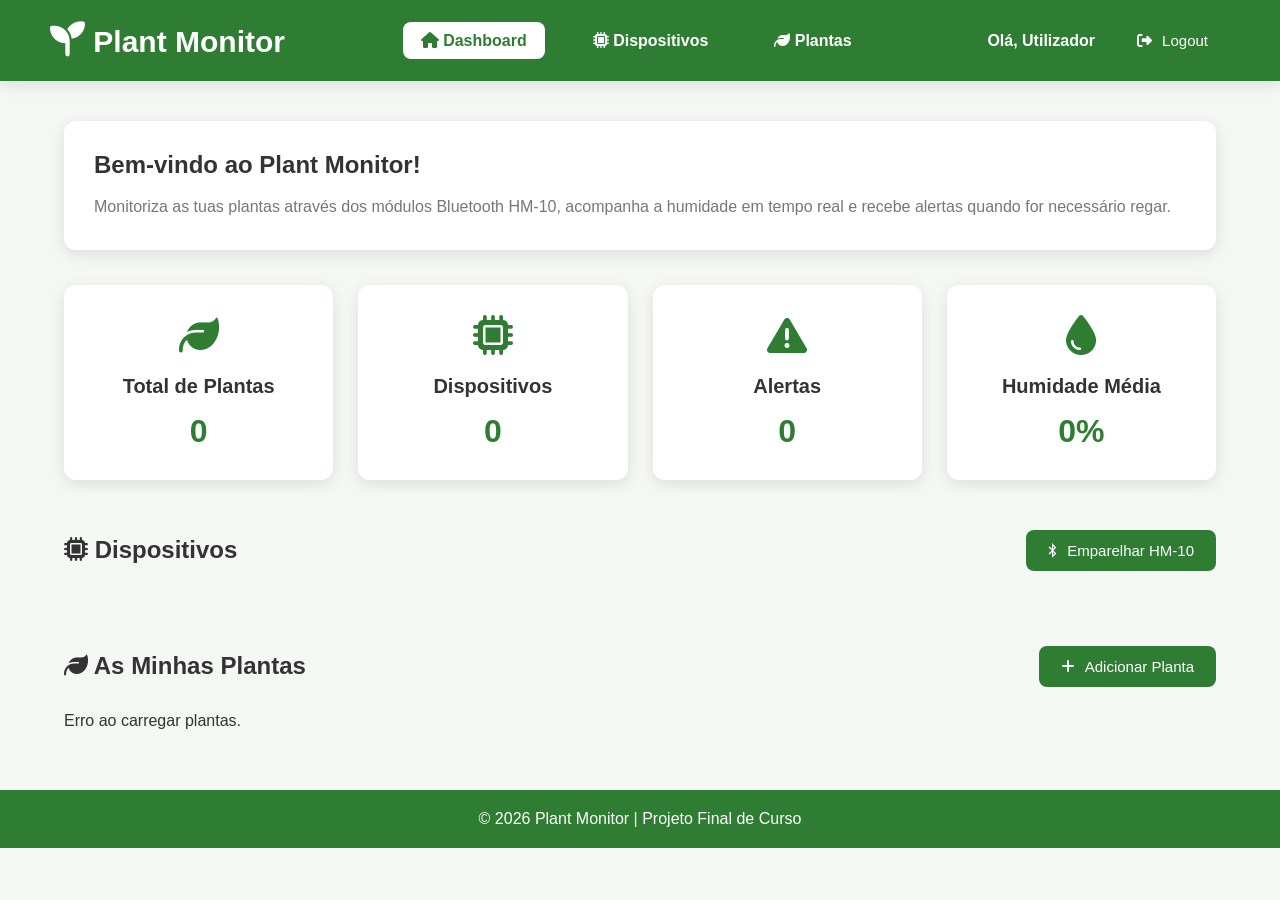
<file: PlantMonitor_final/index.html>
<!DOCTYPE html>
<html lang="pt-PT">

<head>

    <meta charset="UTF-8">

    <meta name="viewport" content="width=device-width, initial-scale=1.0">

    <title>Plant Monitor</title>

    <link rel="stylesheet" href="css/style.css">

    <link rel="stylesheet"
        href="https://cdnjs.cloudflare.com/ajax/libs/font-awesome/6.7.2/css/all.min.css">

</head>

<body>

<header>

    <div class="logo">

        <h1>

            <i class="fa-solid fa-seedling"></i>

            Plant Monitor

        </h1>

    </div>

    <nav>

        <ul>

            <li>
                <a href="#dashboardView" class="nav-link active" data-view="dashboardView">
                    <i class="fa-solid fa-house"></i>
                    Dashboard
                </a>
            </li>

            <li>
                <a href="#devicesView" class="nav-link" data-view="devicesView">
                    <i class="fa-solid fa-microchip"></i>
                    Dispositivos
                </a>
            </li>

            <li>
                <a href="#plantsView" class="nav-link" data-view="plantsView">
                    <i class="fa-solid fa-leaf"></i>
                    Plantas
                </a>
            </li>

        </ul>

    </nav>

    <div class="user-area">

        <span id="username">

            Olá, Utilizador

        </span>

        <button id="logoutBtn">

            <i class="fa-solid fa-right-from-bracket"></i>

            Logout

        </button>

    </div>

</header>

<main>

<!-- ============================================================ -->
<!-- VIEW: DASHBOARD                                               -->
<!-- ============================================================ -->
<section class="view" id="dashboardView">

<section class="welcome">

    <h2>

        Bem-vindo ao Plant Monitor!

    </h2>

    <p>

        Monitoriza as tuas plantas através dos módulos Bluetooth HM-10,
        acompanha a humidade em tempo real e recebe alertas quando for
        necessário regar.

    </p>

</section>

<section class="dashboard-cards">

    <div class="card">

        <i class="fa-solid fa-leaf"></i>

        <h3>Total de Plantas</h3>

        <p id="totalPlants">0</p>

    </div>

    <div class="card">

        <i class="fa-solid fa-microchip"></i>

        <h3>Dispositivos</h3>

        <p id="totalDevices">0</p>

    </div>

    <div class="card">

        <i class="fa-solid fa-triangle-exclamation"></i>

        <h3>Alertas</h3>

        <p id="alerts">0</p>

    </div>

    <div class="card">

        <i class="fa-solid fa-droplet"></i>

        <h3>Humidade Média</h3>

        <p id="averageHumidity">0%</p>

    </div>

</section>

<section class="devices-section">

    <div class="section-title">

        <h2>

            <i class="fa-solid fa-microchip"></i>

            Dispositivos

        </h2>

        <button id="pairDeviceBtn">

            <i class="fa-brands fa-bluetooth-b"></i>

            Emparelhar HM-10

        </button>

    </div>

    <div id="deviceContainer">

        <!-- Os dispositivos serão carregados pelo JavaScript -->

    </div>

</section>

<section class="plants-section">

    <div class="section-title">

        <h2>

            <i class="fa-solid fa-leaf"></i>

            As Minhas Plantas

        </h2>

        <button id="addPlantBtn">

            <i class="fa-solid fa-plus"></i>

            Adicionar Planta

        </button>

    </div>

    <div id="plantsContainer">

        <!-- As plantas serão carregadas automaticamente pelo JavaScript -->

    </div>

</section>

</section>
<!-- FIM: DASHBOARD -->


<!-- ============================================================ -->
<!-- VIEW: DISPOSITIVOS                                            -->
<!-- ============================================================ -->
<section class="view" id="devicesView" hidden>

    <section class="page-title">

        <h2>
            <i class="fa-solid fa-microchip"></i>
            Gestão de Dispositivos
        </h2>

        <p>
            Emparelha módulos Bluetooth HM-10 e gere os dispositivos associados.
        </p>

    </section>

    <section class="device-actions">

        <button id="pairBluetooth">
            <i class="fa-brands fa-bluetooth-b"></i>
            Emparelhar HM-10
        </button>

        <button id="refreshDevices">
            <i class="fa-solid fa-rotate"></i>
            Atualizar Lista
        </button>

    </section>

    <section class="connection-status">

        <h3>Estado da Ligação</h3>

        <p>
            Bluetooth:
            <span id="bluetoothStatus">
                Não ligado
            </span>
        </p>

    </section>

    <section class="devices-list">

        <h2>Os Meus Dispositivos</h2>

        <div id="deviceContainerPage">

            <!--
                Os dispositivos serão adicionados automaticamente
                pelo bluetooth.js.
            -->

        </div>

    </section>

</section>
<!-- FIM: DISPOSITIVOS -->


<!-- ============================================================ -->
<!-- VIEW: PLANTAS                                                 -->
<!-- ============================================================ -->
<section class="view" id="plantsView" hidden>

    <section class="page-title">

        <h2>
            <i class="fa-solid fa-leaf"></i>
            Gestão das Plantas
        </h2>

        <p>
            Adiciona, consulta e acompanha as plantas associadas aos módulos HM-10.
        </p>

    </section>

    <section class="plant-actions">

        <button id="addPlantBtnPage">
            <i class="fa-solid fa-plus"></i>
            Adicionar Planta
        </button>

        <button id="refreshPlants">
            <i class="fa-solid fa-rotate"></i>
            Atualizar Dados
        </button>

    </section>

    <section class="plants-list">

        <h2>As Minhas Plantas</h2>

        <div id="plantsContainerPage">

            <!-- As plantas serão criadas automaticamente pelo JavaScript -->

        </div>

    </section>

</section>
<!-- FIM: PLANTAS -->

</main>

<!-- ========================= -->
<!-- Modal Adicionar Planta -->
<!-- ========================= -->

<div class="modal" id="plantModal">

    <div class="modal-content">

        <span class="close">&times;</span>

        <h2>Adicionar Nova Planta</h2>

        <form id="plantForm">

            <label for="plantName">

                Nome da Planta

            </label>

            <input
                type="text"
                id="plantName"
                placeholder="Ex.: Orquídea da Sala"
                required>

            <label for="plantType">

                Tipo de Planta

            </label>

            <select id="plantType" required>

                <option value="">Selecionar...</option>

                <option>Cacto</option>
                <option>Aloe Vera</option>
                <option>Orquídea</option>
                <option>Tomate</option>
                <option>Hortelã</option>
                <option>Manjericão</option>
                <option>Roseira</option>
                <option>Suculenta</option>
                <option>Outra</option>

            </select>

            <label for="deviceSelect">

                Dispositivo HM-10

            </label>

            <select id="deviceSelect">

                <option value="">Nenhum dispositivo disponível</option>

            </select>

            <button type="submit">

                Guardar Planta

            </button>

        </form>

    </div>

</div>

<!-- ========================= -->
<!-- Modal Editar Planta -->
<!-- ========================= -->

<div class="modal" id="editPlantModal">

    <div class="modal-content">

        <span class="close">&times;</span>

        <h2>Editar Planta</h2>

        <form id="editPlantForm">

            <label for="editPlantName">Nome</label>

            <input
                type="text"
                id="editPlantName">

            <label for="editPlantType">Tipo</label>

            <select id="editPlantType">

                <option>Cacto</option>
                <option>Aloe Vera</option>
                <option>Orquídea</option>
                <option>Tomate</option>
                <option>Manjericão</option>
                <option>Hortelã</option>
                <option>Roseira</option>
                <option>Suculenta</option>
                <option>Outra</option>

            </select>

            <label for="editDevice">Dispositivo HM-10</label>

            <select id="editDevice">

                <option value="">Nenhum dispositivo disponível</option>

            </select>

            <button type="submit">
                Guardar Alterações
            </button>

        </form>

    </div>

</div>

<!-- ========================= -->
<!-- Modal Bluetooth (emparelhar - versão dashboard) -->
<!-- ========================= -->

<div class="modal" id="deviceModal">

    <div class="modal-content">

        <span class="close">&times;</span>

        <h2>Emparelhar HM-10</h2>

        <p>

            Liga o módulo HM-10 e clica no botão abaixo para iniciar o emparelhamento Bluetooth BLE.

        </p>

        <button id="connectBluetooth">

            <i class="fa-brands fa-bluetooth-b"></i>

            Procurar HM-10

        </button>

        <br><br>

        <p>

            Estado da ligação:

            <strong id="connectionStatus">

                Não ligado

            </strong>

        </p>

    </div>

</div>

<!-- ========================= -->
<!-- Modal Bluetooth (emparelhar - versão página Dispositivos) -->
<!-- ========================= -->

<div class="modal" id="pairModal">

    <div class="modal-content">

        <span class="close">&times;</span>

        <h2>Emparelhar HM-10</h2>

        <p>
            Liga o módulo HM-10 e certifica-te de que está disponível
            para emparelhamento Bluetooth BLE.
        </p>

        <button id="searchBluetooth">
            <i class="fa-brands fa-bluetooth-b"></i>
            Procurar HM-10
        </button>

        <br><br>

        <label for="deviceName">
            Nome do Dispositivo
        </label>

        <input
            type="text"
            id="deviceName"
            placeholder="Ex.: Sensor da Sala">

        <button id="saveDevice">
            Guardar Dispositivo
        </button>

    </div>

</div>

<!-- ========================= -->
<!-- Modal Detalhes da Planta -->
<!-- ========================= -->

<div class="modal" id="detailsModal">

    <div class="modal-content">

        <span class="close">&times;</span>

        <h2>Detalhes da Planta</h2>

        <div id="plantDetails">

            <p><strong>Nome:</strong></p>
            <p><strong>Tipo:</strong></p>
            <p><strong>Dispositivo:</strong></p>
            <p><strong>Humidade Atual:</strong></p>
            <p><strong>Humidade Ideal:</strong></p>
            <p><strong>Estado:</strong></p>
            <p><strong>Última Atualização:</strong></p>

        </div>

    </div>

</div>

<!-- ========================= -->
<!-- Modal Detalhes do Dispositivo -->
<!-- ========================= -->

<div class="modal" id="deviceDetailsModal">

    <div class="modal-content">

        <span class="close">&times;</span>

        <h2>Informações do Dispositivo</h2>

        <div id="deviceDetails">

            <p><strong>Nome:</strong></p>

            <p><strong>Endereço Bluetooth:</strong></p>

            <p><strong>Estado:</strong></p>

            <p><strong>Data de Associação:</strong></p>

            <p><strong>Número de Plantas:</strong></p>

        </div>

    </div>

</div>

<footer>

    <p>

        © 2026 Plant Monitor | Projeto Final de Curso

    </p>

</footer>

<!-- ========================= -->
<!-- Navegação entre secções (dashboard / dispositivos / plantas) -->
<!-- Isto substitui a navegação por páginas separadas, para que o -->
<!-- Bluetooth (device.gatt) se mantenha ligado ao mudar de secção. -->
<!-- ========================= -->
<script>
    document.querySelectorAll('.nav-link').forEach(function (link) {
        link.addEventListener('click', function (e) {
            e.preventDefault();

            document.querySelectorAll('.nav-link').forEach(function (l) {
                l.classList.remove('active');
            });
            link.classList.add('active');

            var targetId = link.getAttribute('data-view');

            document.querySelectorAll('main .view').forEach(function (view) {
                view.hidden = (view.id !== targetId);
            });
        });
    });
</script>

<script src="js/app.js"></script>

</body>

</html>
</file>
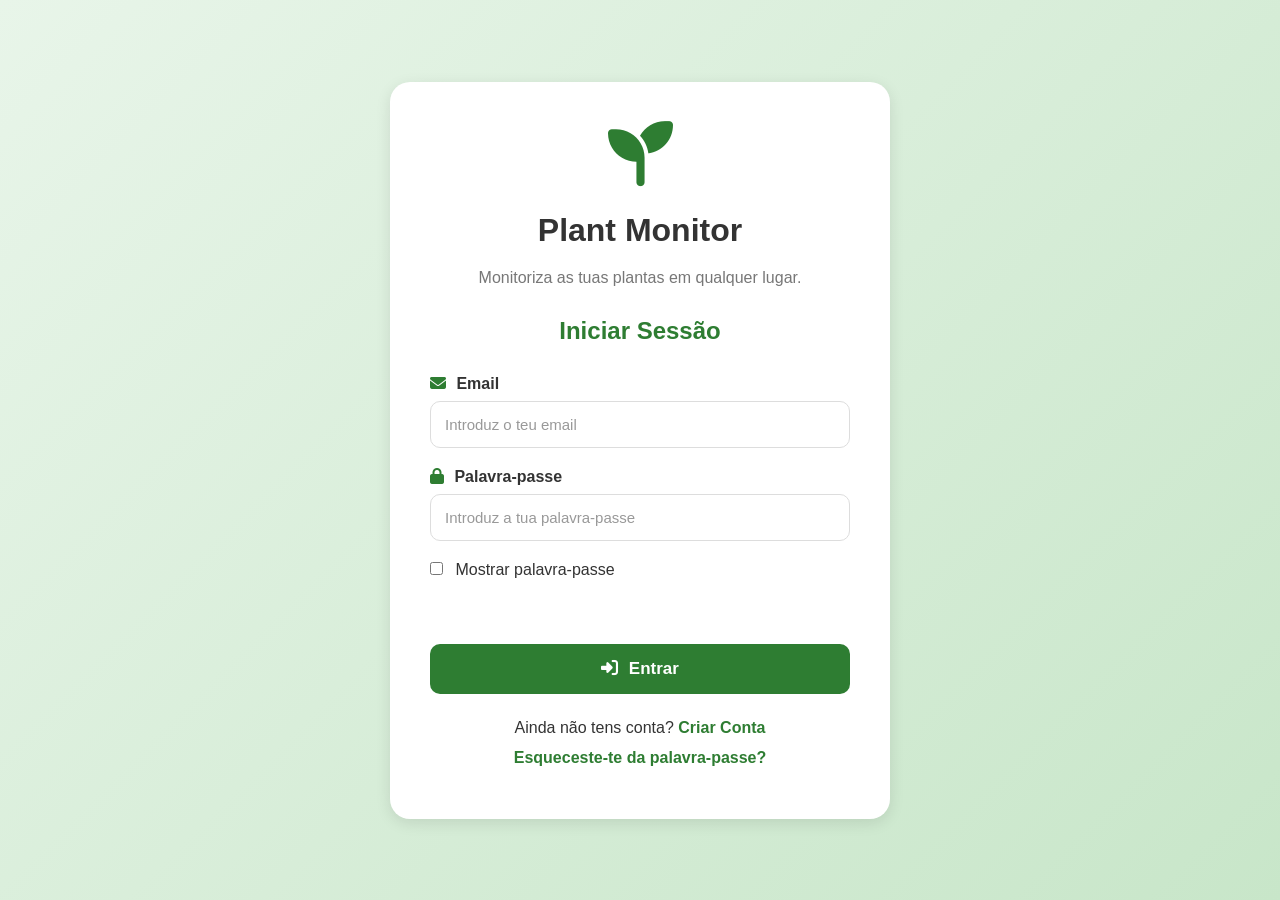
<file: PlantMonitor_final/login.html>
<!DOCTYPE html>
<html lang="pt-PT">

<head>

    <meta charset="UTF-8">

    <meta name="viewport" content="width=device-width, initial-scale=1.0">

    <title>Login | Plant Monitor</title>

    <!-- Folha de estilos -->
    <link rel="stylesheet" href="css/style.css">

    <!-- Biblioteca de ícones -->
    <link rel="stylesheet"
        href="https://cdnjs.cloudflare.com/ajax/libs/font-awesome/6.7.2/css/all.min.css">

</head>

<body>

    <!-- Container principal -->

    <div class="login-container">

        <!-- Caixa do formulário -->

        <div class="login-box">

            <!-- Logótipo da aplicação -->

            <div class="logo">

                <i class="fa-solid fa-seedling"></i>

                <h1>Plant Monitor</h1>

                <p>
                    Monitoriza as tuas plantas em qualquer lugar.
                </p>

            </div>

            <!-- Formulário de Login -->

            <form id="loginForm" action="php/login.php" method="POST">

                <h2>Iniciar Sessão</h2>

                <!-- Campo de email -->

                <div class="input-group">

                    <label for="email">

                        <i class="fa-solid fa-envelope"></i>

                        Email

                    </label>

                    <input
                        type="email"
                        id="email"
                        name="email"
                        placeholder="Introduz o teu email"
                        required>

                </div>

                <!-- Campo da palavra-passe -->

                <div class="input-group">

                    <label for="password">

                        <i class="fa-solid fa-lock"></i>

                        Palavra-passe

                    </label>

                    <input
                        type="password"
                        id="password"
                        name="password"
                        placeholder="Introduz a tua palavra-passe"
                        required>

                </div>

                <!-- Mostrar password -->

                <div class="options">

                    <label>

                        <input type="checkbox" id="showPassword">

                        Mostrar palavra-passe

                    </label>

                </div>

                <!-- Mensagens de erro -->
                <!-- O JavaScript pode alterar este texto -->

                <p id="loginMessage"></p>

                <!-- Botão de login -->

                <button type="submit" id="loginBtn">

                    <i class="fa-solid fa-right-to-bracket"></i>

                    Entrar

                </button>

            </form>

            <!-- Links adicionais -->

            <div class="extra-links">

                <p>

                    Ainda não tens conta?

                    <a href="register.html">

                        Criar Conta

                    </a>

                </p>

                <p>

                    <a href="#">

                        Esqueceste-te da palavra-passe?

                    </a>

                </p>

            </div>

        </div>

    </div>

    <!-- JavaScript da página -->

    <script src="js/login.js"></script>

</body>

</html>
</file>
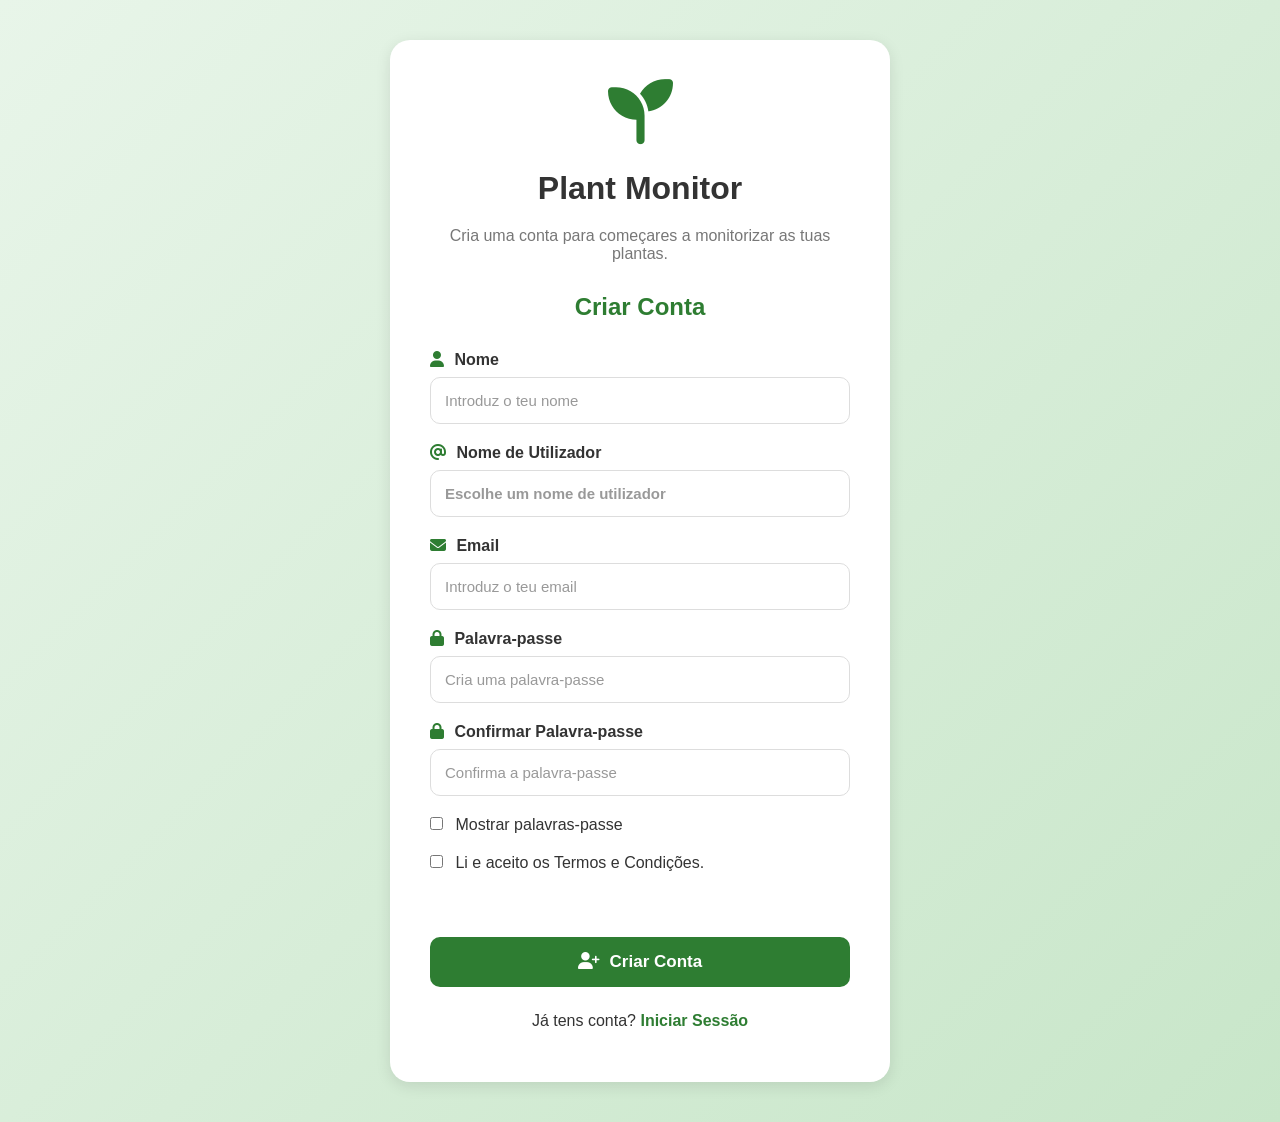
<file: PlantMonitor_final/register.html>
<!DOCTYPE html>
<html lang="pt-PT">

<head>

    <meta charset="UTF-8">

    <meta name="viewport" content="width=device-width, initial-scale=1.0">

    <title>Registo | Plant Monitor</title>

    <!-- Folha de estilos -->

    <link rel="stylesheet" href="css/style.css">

    <!-- Biblioteca de ícones -->

    <link rel="stylesheet"
        href="https://cdnjs.cloudflare.com/ajax/libs/font-awesome/6.7.2/css/all.min.css">

</head>

<body>

    <!-- Container principal -->

    <div class="register-container">

        <!-- Caixa do formulário -->

        <div class="register-box">

            <!-- Nome da aplicação -->

            <div class="logo">

                <i class="fa-solid fa-seedling"></i>

                <h1>Plant Monitor</h1>

                <p>

                    Cria uma conta para começares a monitorizar as tuas plantas.

                </p>

            </div>

            <!-- Formulário de registo -->

            <form id="registerForm" action="php/register.php" method="POST">

                <h2>Criar Conta</h2>

                <!-- Nome -->

                <div class="input-group">

                    <label for="name">

                        <i class="fa-solid fa-user"></i>

                        Nome

                    </label>

                    <input
                        type="text"
                        id="name"
                        name="name"
                        placeholder="Introduz o teu nome"
                        required>

                </div>

                <!-- Username -->

                <div class="input-group">

                    <label for="username">

                        <i class="fa-solid fa-at"></i>

                        Nome de Utilizador

                    </label>

                    <input
                        type="text"
                        id="username"
                        name="username"
                        placeholder="Escolhe um nome de utilizador"
                        required>

                </div>

                <!-- Email -->

                <div class="input-group">

                    <label for="email">

                        <i class="fa-solid fa-envelope"></i>

                        Email

                    </label>

                    <input
                        type="email"
                        id="email"
                        name="email"
                        placeholder="Introduz o teu email"
                        required>

                </div>

                <!-- Palavra-passe -->

                <div class="input-group">

                    <label for="password">

                        <i class="fa-solid fa-lock"></i>

                        Palavra-passe

                    </label>

                    <input
                        type="password"
                        id="password"
                        name="password"
                        placeholder="Cria uma palavra-passe"
                        required>

                </div>

                <!-- Confirmar palavra-passe -->

                <div class="input-group">

                    <label for="confirmPassword">

                        <i class="fa-solid fa-lock"></i>

                        Confirmar Palavra-passe

                    </label>

                    <input
                        type="password"
                        id="confirmPassword"
                        name="confirmPassword"
                        placeholder="Confirma a palavra-passe"
                        required>

                </div>

                <!-- Mostrar password -->

                <div class="options">

                    <label>

                        <input type="checkbox" id="showPasswords">

                        Mostrar palavras-passe

                    </label>

                </div>

                <!-- Aceitar termos -->

                <div class="terms">

                    <label>

                        <input
                            type="checkbox"
                            id="terms"
                            required>

                        Li e aceito os Termos e Condições.

                    </label>

                </div>

                <!-- Mensagem para erros ou sucesso -->

                <p id="registerMessage"></p>

                <!-- Botão -->

                <button type="submit" id="registerBtn">

                    <i class="fa-solid fa-user-plus"></i>

                    Criar Conta

                </button>

            </form>

            <!-- Ligação para o login -->

            <div class="extra-links">

                <p>

                    Já tens conta?

                    <a href="login.html">

                        Iniciar Sessão

                    </a>

                </p>

            </div>

        </div>

    </div>

    <!-- JavaScript -->

    <script src="js/register.js"></script>

</body>

</html>
</file>
<file: PlantMonitor_final/css/style.css>
/* ================================================= */
/*                     RESET CSS                      */
/* ================================================= */

*{
    margin: 0;
    padding: 0;
    box-sizing: border-box;
}

/* ================================================= */
/*               CORES DA APLICAÇÃO                  */
/* ================================================= */

:root{

    --primary-color: #2E7D32;
    --primary-hover: #1B5E20;

    --secondary-color: #4CAF50;

    --background-color: #F5F7F5;

    --white: #FFFFFF;

    --text-color: #333333;

    --light-text: #777777;

    --border-color: #DDDDDD;

    --success: #43A047;

    --warning: #FB8C00;

    --danger: #E53935;

    --shadow: 0px 4px 15px rgba(0,0,0,0.1);

    --radius: 12px;

}

/* ================================================= */
/*                    BODY                           */
/* ================================================= */

body{

    font-family: Arial, Helvetica, sans-serif;

    background: var(--background-color);

    color: var(--text-color);

    min-height: 100vh;

}

/* ================================================= */
/*                    LINKS                          */
/* ================================================= */

a{

    text-decoration: none;

    color: inherit;

}

ul{

    list-style: none;

}

/* ================================================= */
/*                  CABEÇALHO                        */
/* ================================================= */

header{

    width:100%;

    background: var(--primary-color);

    color:white;

    display:flex;

    justify-content:space-between;

    align-items:center;

    padding:20px 50px;

    box-shadow:var(--shadow);

}

/* Logo */

.logo{

    display:flex;

    align-items:center;

    gap:10px;

}

.logo h1{

    font-size:30px;

}

.logo i{

    font-size:35px;

}

/* ================================================= */
/*                    MENU                           */
/* ================================================= */

nav ul{

    display:flex;

    gap:30px;

}

nav ul li a{

    padding:10px 18px;

    border-radius:8px;

    transition:0.3s;

    font-weight:bold;

}

nav ul li a:hover{

    background:rgba(255,255,255,0.2);

}

.active{

    background:white;

    color:var(--primary-color);

}

/* ================================================= */
/*             ÁREA DO UTILIZADOR                    */
/* ================================================= */

.user-area{

    display:flex;

    align-items:center;

    gap:20px;

}

#username{

    font-weight:bold;

}

/* ================================================= */
/*                  BOTÕES                           */
/* ================================================= */

button{

    background:var(--primary-color);

    color:white;

    border:none;

    padding:12px 22px;

    border-radius:8px;

    cursor:pointer;

    font-size:15px;

    transition:0.3s;

}

button:hover{

    background:var(--primary-hover);

    transform:translateY(-2px);

}

button i{

    margin-right:6px;

}

/* ================================================= */
/*                CONTEÚDO PRINCIPAL                 */
/* ================================================= */

main{

    width:90%;

    margin:40px auto;

}

/* ================================================= */
/*               TÍTULOS DAS PÁGINAS                 */
/* ================================================= */

.page-title{

    margin-bottom:40px;

}

.page-title h2{

    font-size:34px;

    margin-bottom:10px;

}

.page-title p{

    color:var(--light-text);

}

/* ================================================= */
/*                BOAS-VINDAS                        */
/* ================================================= */

.welcome{

    background:white;

    padding:30px;

    border-radius:var(--radius);

    box-shadow:var(--shadow);

    margin-bottom:35px;

}

.welcome h2{

    margin-bottom:15px;

}

.welcome p{

    color:var(--light-text);

    line-height:1.6;

}

/* ================================================= */
/*              BOTÕES DAS SECÇÕES                   */
/* ================================================= */

.device-actions,

.plant-actions,

.section-title{

    display:flex;

    justify-content:space-between;

    align-items:center;

    margin-bottom:25px;

}

/* ================================================= */
/*                 FOOTER                            */
/* ================================================= */

footer{

    background:var(--primary-color);

    color:white;

    text-align:center;

    padding:20px;

    margin-top:60px;

}

/* ================================================= */
/*             PEQUENAS ANIMAÇÕES                    */
/* ================================================= */

button,

.card,

.device-card,

.plant-card{

    transition:0.3s;

}

button:hover,

.card:hover,

.device-card:hover,

.plant-card:hover{

    transform:translateY(-4px);

}

/* ================================================= */
/*          CLASSES AUXILIARES                       */
/* ================================================= */

.connected{

    color:var(--success);

    font-weight:bold;

}

.disconnected{

    color:var(--danger);

    font-weight:bold;

}

.ok{

    color:var(--success);

    font-weight:bold;

}

.warning{

    color:var(--warning);

    font-weight:bold;

}

.danger{

    color:var(--danger);

    font-weight:bold;

}
/* ================================================= */
/*                DASHBOARD CARDS                    */
/* ================================================= */

.dashboard-cards{

    display:grid;

    grid-template-columns:repeat(auto-fit, minmax(220px,1fr));

    gap:25px;

    margin-bottom:50px;

}

.card{

    background:var(--white);

    border-radius:var(--radius);

    box-shadow:var(--shadow);

    padding:30px;

    text-align:center;

}

.card i{

    font-size:40px;

    color:var(--primary-color);

    margin-bottom:20px;

}

.card h3{

    margin-bottom:15px;

    font-size:20px;

}

.card p{

    font-size:32px;

    font-weight:bold;

    color:var(--primary-color);

}

/* ================================================= */
/*             SECÇÕES PRINCIPAIS                    */
/* ================================================= */

.devices-section,

.plants-section,

.devices-list,

.plants-list{

    margin-top:40px;

}

/* ================================================= */
/*              GRID DOS DISPOSITIVOS                */
/* ================================================= */

#deviceContainer{

    display:grid;

    grid-template-columns:repeat(auto-fit,minmax(320px,1fr));

    gap:25px;

}

/* ================================================= */
/*                CARD DO DISPOSITIVO                */
/* ================================================= */

.device-card{

    background:var(--white);

    border-radius:var(--radius);

    box-shadow:var(--shadow);

    padding:25px;

}

.device-card h3{

    margin-bottom:20px;

    color:var(--primary-color);

}

.device-card p{

    margin-bottom:12px;

    line-height:1.5;

}

.device-buttons{

    display:flex;

    flex-wrap:wrap;

    gap:10px;

    margin-top:20px;

}

.device-buttons button{

    flex:1;

}

/* ================================================= */
/*                GRID DAS PLANTAS                   */
/* ================================================= */

#plantsContainer{

    display:grid;

    grid-template-columns:repeat(auto-fit,minmax(320px,1fr));

    gap:30px;

}

/* ================================================= */
/*                  CARD DA PLANTA                   */
/* ================================================= */

.plant-card{

    background:var(--white);

    border-radius:var(--radius);

    box-shadow:var(--shadow);

    padding:25px;

}

.plant-card h3{

    color:var(--primary-color);

    margin-bottom:18px;

}

.plant-card p{

    margin-bottom:12px;

    line-height:1.5;

}

.plant-card h2{

    font-size:42px;

    color:var(--primary-color);

    margin:15px 0;

}

/* ================================================= */
/*              BOTÕES DAS PLANTAS                   */
/* ================================================= */

.plant-buttons{

    display:flex;

    flex-wrap:wrap;

    gap:10px;

    margin-top:20px;

}

.plant-buttons button{

    flex:1;

}

/* ================================================= */
/*             BARRA DE HUMIDADE                     */
/* ================================================= */

.progress{

    width:100%;

    height:18px;

    background:#E5E5E5;

    border-radius:50px;

    overflow:hidden;

    margin:18px 0;

}

.progress-bar{

    height:100%;

    width:0%;

    background:linear-gradient(90deg,#66BB6A,#2E7D32);

    transition:width .6s ease;

}

/* ================================================= */
/*             ESTADOS DAS PLANTAS                   */
/* ================================================= */

.status{

    display:inline-block;

    padding:10px 15px;

    border-radius:20px;

    font-weight:bold;

    margin-top:12px;

}

.status.ok{

    background:#E8F5E9;

    color:#2E7D32;

}

.status.warning{

    background:#FFF3E0;

    color:#EF6C00;

}

.status.danger{

    background:#FFEBEE;

    color:#C62828;

}

/* ================================================= */
/*           ESTADO DA LIGAÇÃO BLUETOOTH             */
/* ================================================= */

.connection-status{

    background:var(--white);

    padding:25px;

    border-radius:var(--radius);

    box-shadow:var(--shadow);

    margin-bottom:40px;

}

.connection-status h3{

    margin-bottom:15px;

}

#bluetoothStatus{

    font-weight:bold;

}

/* ================================================= */
/*          MENSAGENS DE ALERTA                      */
/* ================================================= */

.alert-box{

    padding:20px;

    border-radius:10px;

    margin:20px 0;

    font-weight:bold;

}

.alert-success{

    background:#E8F5E9;

    color:#2E7D32;

}

.alert-warning{

    background:#FFF8E1;

    color:#EF6C00;

}

.alert-danger{

    background:#FFEBEE;

    color:#C62828;

}

/* ================================================= */
/*          EFEITOS DOS CARDS                        */
/* ================================================= */

.card:hover,

.device-card:hover,

.plant-card:hover{

    box-shadow:0 12px 25px rgba(0,0,0,.18);

}

/* ================================================= */
/*          ÍCONES DOS CARDS                         */
/* ================================================= */

.device-card i,

.plant-card i{

    color:var(--primary-color);

}

/* ================================================= */
/*          ÚLTIMA ATUALIZAÇÃO                       */
/* ================================================= */

.last-update{

    color:var(--light-text);

    font-size:14px;

    margin-top:15px;

}

/* ================================================= */
/*          SEPARAÇÃO ENTRE SECÇÕES                  */
/* ================================================= */

section{

    margin-bottom:50px;

}
/* ================================================= */
/*          LOGIN E REGISTO                          */
/* ================================================= */

.login-container,
.register-container{

    width:100%;

    min-height:100vh;

    display:flex;

    justify-content:center;

    align-items:center;

    background:linear-gradient(135deg,#E8F5E9,#C8E6C9);

    padding:40px;

}

/* Caixa principal */

.login-box,
.register-box{

    width:100%;

    max-width:500px;

    background:var(--white);

    border-radius:20px;

    padding:40px;

    box-shadow:var(--shadow);

}

/* Logo */

.login-box .logo,
.register-box .logo{

    display:flex;

    flex-direction:column;

    justify-content:center;

    align-items:center;

    margin-bottom:30px;

}

.login-box .logo i,
.register-box .logo i{

    font-size:65px;

    color:var(--primary-color);

    margin-bottom:15px;

}

.login-box .logo h1,
.register-box .logo h1{

    font-size:32px;

    margin-bottom:10px;

}

.login-box .logo p,
.register-box .logo p{

    color:var(--light-text);

    text-align:center;

}

/* ================================================= */
/*                FORMULÁRIOS                        */
/* ================================================= */

form{

    width:100%;

}

form h2{

    text-align:center;

    margin-bottom:30px;

    color:var(--primary-color);

}

/* Cada grupo de input */

.input-group{

    display:flex;

    flex-direction:column;

    margin-bottom:20px;

}

.input-group label{

    margin-bottom:8px;

    font-weight:bold;

}

.input-group label i{

    color:var(--primary-color);

    margin-right:6px;

}

/* Inputs */

.input-group input,
.input-group select{

    padding:14px;

    border:1px solid var(--border-color);

    border-radius:10px;

    font-size:15px;

    outline:none;

    transition:.3s;

}

/* Quando clicamos no input */

.input-group input:focus,
.input-group select:focus{

    border-color:var(--primary-color);

    box-shadow:0 0 8px rgba(46,125,50,.3);

}

/* Placeholder */

.input-group input::placeholder{

    color:#999;

}

/* ================================================= */
/*          CHECKBOXES E OPÇÕES                      */
/* ================================================= */

.options,
.terms{

    display:flex;

    align-items:center;

    margin-bottom:20px;

}

.options label,
.terms label{

    cursor:pointer;

    color:var(--text-color);

}

.options input,
.terms input{

    margin-right:8px;

}

/* ================================================= */
/*           BOTÕES LOGIN/REGISTO                    */
/* ================================================= */

#loginBtn,
#registerBtn{

    width:100%;

    padding:15px;

    margin-top:10px;

    font-size:17px;

    font-weight:bold;

    border-radius:10px;

}

#loginBtn:hover,
#registerBtn:hover{

    transform:translateY(-3px);

}

/* ================================================= */
/*          MENSAGENS DE ERRO                         */
/* ================================================= */

#loginMessage,
#registerMessage{

    min-height:20px;

    margin-bottom:15px;

    text-align:center;

    font-weight:bold;

    color:var(--danger);

}

/* Caso o JS coloque uma mensagem de sucesso */

.success-message{

    color:var(--success) !important;

}

/* ================================================= */
/*           LINKS EXTRA                             */
/* ================================================= */

.extra-links{

    margin-top:25px;

    text-align:center;

}

.extra-links p{

    margin-bottom:12px;

}

.extra-links a{

    color:var(--primary-color);

    font-weight:bold;

    transition:.3s;

}

.extra-links a:hover{

    color:var(--primary-hover);

    text-decoration:underline;

}

/* ================================================= */
/*         ANIMAÇÃO DA CAIXA                         */
/* ================================================= */

.login-box,
.register-box{

    animation:fadeIn .6s ease;

}

@keyframes fadeIn{

    from{

        opacity:0;

        transform:translateY(20px);

    }

    to{

        opacity:1;

        transform:translateY(0);

    }

}

/* ================================================= */
/*      INPUTS INVÁLIDOS (JS pode usar esta classe)  */
/* ================================================= */

.input-error{

    border:2px solid var(--danger) !important;

}

.input-success{

    border:2px solid var(--success) !important;

}

/* ================================================= */
/*         LINHA SEPARADORA                          */
/* ================================================= */

.separator{

    display:flex;

    align-items:center;

    margin:30px 0;

}

.separator::before,
.separator::after{

    content:"";

    flex:1;

    height:1px;

    background:#DDD;

}

.separator span{

    margin:0 15px;

    color:var(--light-text);

}
/* ================================================= */
/*                    MODAIS                         */
/* ================================================= */

.modal{

    display:none;

    position:fixed;

    top:0;

    left:0;

    width:100%;

    height:100%;

    background:rgba(0,0,0,.55);

    justify-content:center;

    align-items:center;

    z-index:999;

}

.modal-content{

    width:90%;

    max-width:550px;

    background:var(--white);

    padding:35px;

    border-radius:15px;

    box-shadow:var(--shadow);

    position:relative;

    animation:modalAnimation .35s ease;

}

@keyframes modalAnimation{

    from{

        opacity:0;

        transform:translateY(-30px);

    }

    to{

        opacity:1;

        transform:translateY(0);

    }

}

/* Botão para fechar o modal */

.close{

    position:absolute;

    top:15px;

    right:20px;

    font-size:28px;

    cursor:pointer;

    transition:.3s;

}

.close:hover{

    color:var(--danger);

}

/* Títulos */

.modal-content h2{

    margin-bottom:25px;

    color:var(--primary-color);

}

/* Inputs */

.modal-content input,

.modal-content select{

    width:100%;

    margin-bottom:18px;

    padding:13px;

    border:1px solid var(--border-color);

    border-radius:10px;

    outline:none;

}

.modal-content input:focus,

.modal-content select:focus{

    border-color:var(--primary-color);

}

/* ================================================= */
/*             DETALHES DA PLANTA                    */
/* ================================================= */

#plantDetails p,

#deviceDetails p{

    margin-bottom:12px;

    line-height:1.6;

}

/* ================================================= */
/*               SCROLL PERSONALIZADO                */
/* ================================================= */

::-webkit-scrollbar{

    width:10px;

}

::-webkit-scrollbar-track{

    background:#F0F0F0;

}

::-webkit-scrollbar-thumb{

    background:var(--secondary-color);

    border-radius:20px;

}

::-webkit-scrollbar-thumb:hover{

    background:var(--primary-color);

}

/* ================================================= */
/*             EFEITOS NOS INPUTS                    */
/* ================================================= */

input,

select,

button{

    transition:.3s;

}

input:hover,

select:hover{

    border-color:var(--secondary-color);

}

/* ================================================= */
/*             EFEITOS NOS CARDS                     */
/* ================================================= */

.device-card,

.plant-card,

.card{

    cursor:default;

}

.device-card:hover,

.plant-card:hover,

.card:hover{

    transform:translateY(-6px);

}

/* ================================================= */
/*             IMAGENS (caso sejam usadas)           */
/* ================================================= */

img{

    max-width:100%;

    display:block;

}

/* ================================================= */
/*              RESPONSIVIDADE TABLET                */
/* ================================================= */

@media(max-width:992px){

    header{

        flex-direction:column;

        gap:20px;

        text-align:center;

        padding:25px;

    }

    nav ul{

        flex-wrap:wrap;

        justify-content:center;

    }

    .dashboard-cards{

        grid-template-columns:repeat(2,1fr);

    }

    #plantsContainer,

    #deviceContainer{

        grid-template-columns:repeat(2,1fr);

    }

}

/* ================================================= */
/*             RESPONSIVIDADE TELEMÓVEL              */
/* ================================================= */

@media(max-width:768px){

    main{

        width:95%;

    }

    .dashboard-cards{

        grid-template-columns:1fr;

    }

    #plantsContainer,

    #deviceContainer{

        grid-template-columns:1fr;

    }

    .plant-buttons,

    .device-buttons{

        flex-direction:column;

    }

    button{

        width:100%;

    }

    .section-title,

    .device-actions,

    .plant-actions{

        flex-direction:column;

        gap:15px;

        align-items:stretch;

    }

    .login-box,

    .register-box{

        padding:30px;

    }

}

/* ================================================= */
/*         RESPONSIVIDADE ECRÃS PEQUENOS             */
/* ================================================= */

@media(max-width:480px){

    header{

        padding:20px;

    }

    .logo h1{

        font-size:24px;

    }

    .page-title h2{

        font-size:28px;

    }

    .card p{

        font-size:26px;

    }

    .plant-card h2{

        font-size:34px;

    }

    .modal-content{

        width:95%;

        padding:25px;

    }

}

/* ================================================= */
/*           CLASSES AUXILIARES                      */
/* ================================================= */

.text-center{

    text-align:center;

}

.mt-20{

    margin-top:20px;

}

.mb-20{

    margin-bottom:20px;

}

.hidden{

    display:none;

}

.show{

    display:flex;

}
</file>
